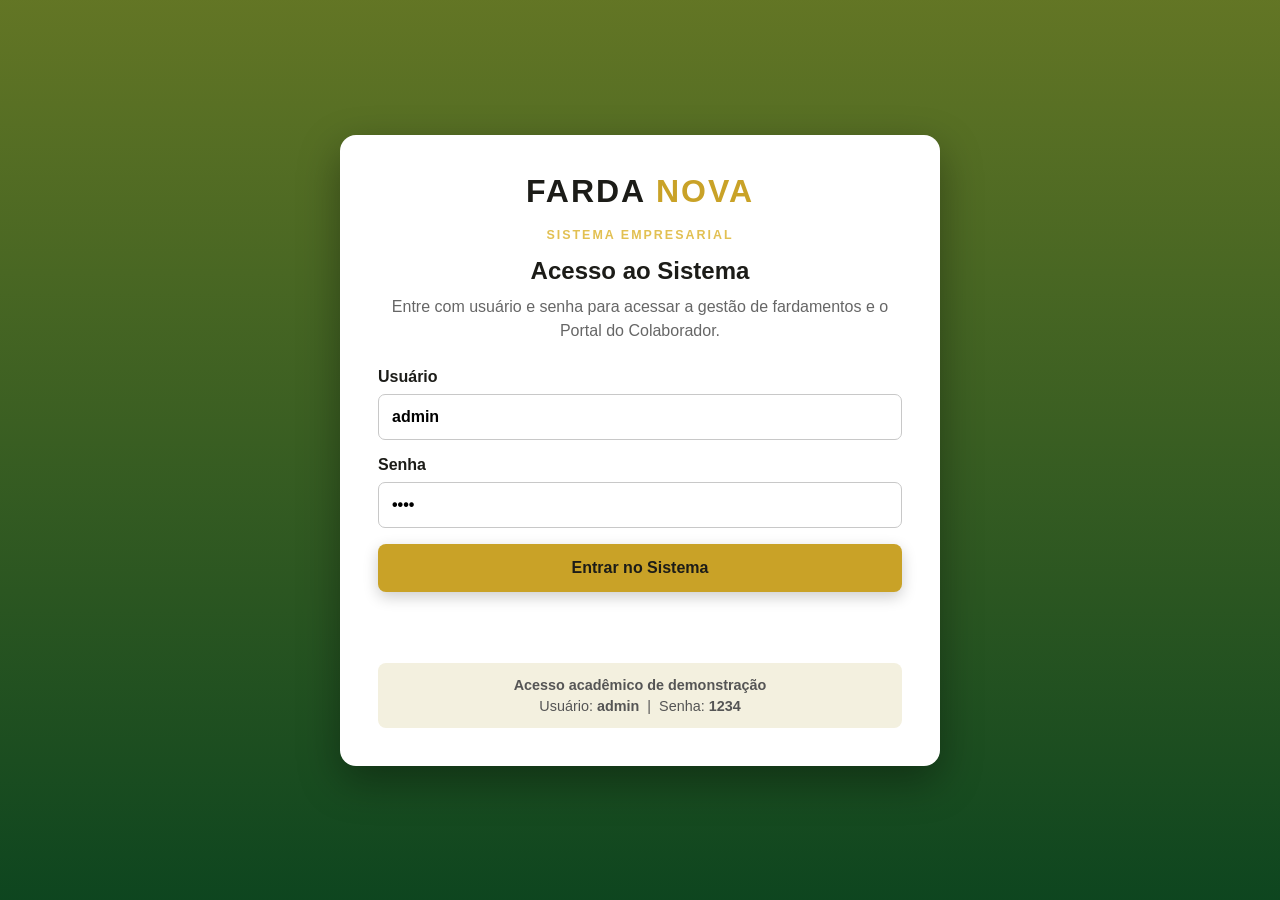
<file: index.html>
<!DOCTYPE html>
<html lang="pt-BR">
<head>
    <meta charset="UTF-8">
    <meta name="viewport" content="width=device-width, initial-scale=1.0">
    <title>Farda Nova | Login</title>
    <link rel="stylesheet" href="css/style.css">
</head>
<body class="login-body">

    <main class="login-page">
        <section class="login-card" aria-labelledby="loginTitle">
            <div class="login-logo">FARDA <span>NOVA</span></div>
            <span class="tag">SISTEMA EMPRESARIAL</span>

            <h1 id="loginTitle">Acesso ao Sistema</h1>
            <p class="login-description">
                Entre com usuário e senha para acessar a gestão de fardamentos e o Portal do Colaborador.
            </p>

            <form id="loginForm" class="login-form" novalidate>
                <label for="loginUsuario">
                    Usuário
                    <input type="text" id="loginUsuario" name="usuario"
                           autocomplete="username" placeholder="Digite seu usuário" value="admin">
                </label>

                <label for="loginSenha">
                    Senha
                    <input type="password" id="loginSenha" name="senha"
                           autocomplete="current-password" placeholder="Digite sua senha" value="1234">
                </label>

                <button class="btn btn-primary" type="submit">Entrar no Sistema</button>
                <p id="loginMessage" class="form-message" aria-live="polite"></p>
            </form>

            <div class="demo-box">
                <strong>Acesso acadêmico de demonstração</strong>
                <span>Usuário: <b>admin</b> &nbsp;|&nbsp; Senha: <b>1234</b></span>
            </div>
        </section>
    </main>

    <script src="js/script.js"></script>
</body>
</html>
</file>
<file: css/style.css>
* {
    margin: 0;
    padding: 0;
    box-sizing: border-box;
}

:root {
    --green: #4B5320;
    --green-dark: #252b12;
    --green-light: #6B7048;
    --brown: #301f12;
    --gold: #C9A227;
    --gold-light: #e2c052;
    --cream: #f2eedf;
    --card: #A9A77A;
    --text: #1C1C18;
    --white: #ffffff;
    --danger: #a82424;
    --success: #315d24;
}

html {
    scroll-behavior: smooth;
}

body {
    min-height: 100vh;
    font-family: Arial, Helvetica, sans-serif;
    color: var(--text);
    background: var(--green);
}

a {
    color: inherit;
    text-decoration: none;
}

button,
input,
select {
    font: inherit;
}

button {
    cursor: pointer;
}

.topbar {
    min-height: 70px;
    width: 100%;
    display: flex;
    align-items: center;
    justify-content: space-between;
    gap: 20px;
    padding: 0 6%;
    background: var(--brown);
    color: var(--white);
    box-shadow: 0 4px 15px rgba(0,0,0,.25);
    position: relative;
    z-index: 10;
}

.brand {
    font-size: 1.35rem;
    font-weight: 800;
    letter-spacing: 1px;
}

.brand span,
.login-logo span {
    color: var(--gold);
}

.topbar nav {
    display: flex;
    align-items: center;
    gap: 12px;
}

.topbar nav a,
.back-link,
.nav-button {
    color: var(--white);
    background: transparent;
    border: 0;
    padding: 9px 12px;
    border-radius: 6px;
    transition: .2s;
}

.topbar nav a:hover,
.back-link:hover,
.nav-button:hover {
    background: rgba(255,255,255,.12);
}

.hero {
    min-height: 520px;
    display: flex;
    align-items: center;
    justify-content: center;
    text-align: center;
    padding: 70px 20px;
    background:
        linear-gradient(rgba(75,83,32,.82), rgba(37,43,18,.94)),
        radial-gradient(circle at top, #9a9563 0, transparent 45%);
}

.hero-content {
    max-width: 900px;
}

.tag {
    display: inline-block;
    margin-bottom: 15px;
    color: var(--gold-light);
    font-size: .78rem;
    font-weight: 800;
    letter-spacing: 2px;
}

.hero h1 {
    color: var(--white);
    font-size: clamp(2.5rem, 7vw, 5rem);
    margin-bottom: 20px;
}

.hero p {
    max-width: 720px;
    margin: auto;
    color: #eeeeee;
    font-size: 1.15rem;
    line-height: 1.7;
}

.hero-actions {
    display: flex;
    justify-content: center;
    flex-wrap: wrap;
    gap: 14px;
    margin-top: 35px;
}

.btn {
    border: none;
    border-radius: 8px;
    padding: 14px 25px;
    font-weight: 800;
    cursor: pointer;
    display: inline-flex;
    justify-content: center;
    align-items: center;
    min-height: 48px;
    transition: transform .2s, background .2s, box-shadow .2s;
}

.btn:hover {
    transform: translateY(-2px);
}

.btn-primary {
    color: var(--text);
    background: var(--gold);
    box-shadow: 0 5px 15px rgba(0,0,0,.2);
}

.btn-primary:hover {
    background: var(--gold-light);
}

.btn-secondary {
    color: var(--white);
    background: var(--green-light);
}

.section {
    padding: 70px 6%;
    background: var(--cream);
}

.section-heading {
    max-width: 900px;
    margin: 0 auto 35px;
    text-align: center;
}

.section-heading h1,
.section-heading h2 {
    color: var(--text);
    margin-bottom: 12px;
}

.section-heading h1 {
    font-size: clamp(2rem, 5vw, 3rem);
}

.section-heading h2 {
    font-size: clamp(1.8rem, 4vw, 2.6rem);
}

.section-heading p {
    color: #555;
    line-height: 1.6;
}

.cards.three,
.responsibility-grid,
.option-grid {
    max-width: 1100px;
    margin: auto;
    display: flex;
    flex-wrap: wrap;
    gap: 22px;
}

.card {
    flex: 1 1 280px;
    background: var(--card);
    border-radius: 12px;
    padding: 30px;
    box-shadow: 0 7px 18px rgba(0,0,0,.15);
}

.icon {
    color: var(--gold);
    background: var(--brown);
    width: 48px;
    height: 48px;
    display: flex;
    align-items: center;
    justify-content: center;
    border-radius: 50%;
    font-weight: 900;
    margin-bottom: 20px;
}

.card h3 {
    margin-bottom: 12px;
}

.card p,
.responsibility-grid p {
    line-height: 1.65;
}

.dark-section {
    background: var(--green-dark);
    color: var(--white);
}

.dark-section .section-heading h2 {
    color: var(--white);
}

.responsibility-grid > article {
    flex: 1 1 calc(50% - 22px);
    border: 1px solid rgba(255,255,255,.15);
    border-radius: 10px;
    padding: 25px;
    background: rgba(255,255,255,.05);
}

.responsibility-grid h3 {
    color: var(--gold-light);
    margin-bottom: 8px;
}

.notice {
    margin: 0;
    padding: 25px 6%;
    background: var(--brown);
    color: var(--white);
    text-align: center;
    line-height: 1.6;
}

footer {
    background: #171007;
    color: #ccc;
    padding: 22px;
    text-align: center;
}

footer p {
    margin: 0;
    font-size: .9rem;
}

.form-page {
    min-height: calc(100vh - 130px);
    padding: 55px 20px;
    background: var(--cream);
}

.form-container {
    max-width: 1000px;
    margin: auto;
    background: #fff;
    border-radius: 14px;
    padding: clamp(25px, 5vw, 50px);
    box-shadow: 0 10px 30px rgba(0,0,0,.15);
}

.form-grid {
    display: flex;
    flex-wrap: wrap;
    gap: 20px;
}

.form-grid label {
    flex: 1 1 calc(50% - 20px);
    display: flex;
    flex-direction: column;
    gap: 8px;
    font-weight: 700;
}

.form-grid label.full {
    flex-basis: 100%;
}

input,
select {
    width: 100%;
    min-height: 46px;
    padding: 11px 13px;
    border: 1px solid #c8c8c8;
    border-radius: 7px;
    background: #fff;
    outline: none;
}

input:focus,
select:focus {
    border-color: var(--gold);
    box-shadow: 0 0 0 3px rgba(201,162,39,.15);
}

.form-footer {
    display: flex;
    justify-content: flex-end;
    flex-wrap: wrap;
    gap: 12px;
    margin-top: 30px;
}

.form-message {
    margin-top: 15px;
    text-align: center;
    font-weight: 700;
    min-height: 20px;
}

.option-card {
    flex: 1 1 calc(50% - 22px);
    border: 2px solid transparent;
    text-align: left;
    border-radius: 12px;
    padding: 25px;
    background: var(--card);
    color: var(--text);
    transition: .2s;
}

.option-card:hover,
.option-card.selected {
    border-color: var(--gold);
    transform: translateY(-3px);
    box-shadow: 0 7px 18px rgba(0,0,0,.14);
}

.option-card span {
    display: block;
    color: var(--brown);
    font-weight: 900;
    margin-bottom: 18px;
}

.option-card h2 {
    font-size: 1.25rem;
    margin-bottom: 8px;
}

.option-card p {
    line-height: 1.5;
}

.result-box {
    margin-top: 25px;
    padding: 22px;
    border-radius: 10px;
    background: #f1f1e8;
    border-left: 5px solid var(--gold);
    line-height: 1.6;
}

.result-box h3 {
    margin-bottom: 7px;
}

.center-btn {
    margin: 25px auto 0;
    width: fit-content;
}

.loading {
    position: fixed;
    inset: 0;
    z-index: 9999;
    display: flex;
    align-items: center;
    justify-content: center;
    background: var(--green);
    transition: opacity .5s ease, visibility .5s ease;
}

.loading.hidden {
    opacity: 0;
    visibility: hidden;
    pointer-events: none;
}

.loader-box {
    text-align: center;
    color: white;
}

.loader-logo {
    font-size: clamp(2rem, 8vw, 4rem);
    font-weight: 900;
    letter-spacing: 3px;
}

.loader-box p {
    margin-top: 10px;
    color: #ddd;
}

.login-body {
    background:
        linear-gradient(rgba(89, 109, 23, 0.94), rgba(4, 62, 22, 0.96));
}

.login-page {
    min-height: 100vh;
    display: flex;
    align-items: center;
    justify-content: center;
    padding: 25px;
}

.login-card {
    width: min(600px, 50%);
    background: #fff;
    border-radius: 16px;
    padding: 38px;
    box-shadow: 0 15px 40px rgba(0,0,0,.35);
}

.login-logo {
    font-size: 2rem;
    font-weight: 900;
    letter-spacing: 2px;
    text-align: center;
    margin-bottom: 18px;
}

.login-card .tag {
    display: block;
    text-align: center;
}

.login-card h1 {
    text-align: center;
    margin-bottom: 10px;
}

.login-description {
    text-align: center;
    color: #666;
    line-height: 1.5;
    margin-bottom: 25px;
}

.login-form {
    display: flex;
    flex-direction: column;
    gap: 16px;
}

.login-form label {
    display: flex;
    flex-direction: column;
    gap: 8px;
    font-weight: 700;
}

.demo-box {
    margin-top: 20px;
    padding: 14px;
    border-radius: 8px;
    background: #f3f0df;
    text-align: center;
    display: flex;
    flex-direction: column;
    gap: 5px;
    color: #555;
    font-size: .9rem;
}

@media (max-width: 800px) {
    .topbar nav a:not(:last-child) {
        display: none;
    }

    .responsibility-grid > article,
    .option-card,
    .form-grid label {
        flex-basis: 100%;
    }

    .hero {
        min-height: 480px;
    }
}

@media (max-width: 500px) {
    .topbar {
        padding: 0 18px;
    }

    .brand {
        font-size: 1.05rem;
    }

    .hero-actions,
    .form-footer {
        flex-direction: column;
    }

    .hero-actions .btn,
    .form-footer .btn {
        width: 100%;
    }

    .section {
        padding: 50px 18px;
    }

    .form-page {
        padding: 30px 12px;
    }

    .form-container,
    .login-card {
        padding: 22px 16px;
    }
}


/* =====================================================
   PORTAL - CONSULTA DE PROTOCOLO E TROCA DE PEÇAS
   ===================================================== */

.protocol-details,
.protocol-result {
    margin-top: 15px;
    padding: 16px;
    border-radius: 8px;
    background: #e9eadc;
    border-left: 4px solid var(--gold);
}

.protocol-details p,
.protocol-result p {
    margin-bottom: 7px;
}

.protocol-result {
    margin-top: 18px;
}

.result-box h4 {
    margin-top: 18px;
    margin-bottom: 8px;
}

.item-list {
    margin: 10px 0 0 20px;
    line-height: 1.8;
}

.exchange-form,
.protocol-search {
    display: flex;
    flex-direction: column;
    gap: 14px;
    margin-top: 18px;
}

.exchange-form label,
.protocol-search label {
    display: flex;
    flex-direction: column;
    gap: 7px;
    font-weight: 700;
}

.exchange-form .btn,
.protocol-search .btn {
    align-self: flex-start;
}

@media (max-width: 500px) {
    .exchange-form .btn,
    .protocol-search .btn {
        width: 100%;
    }
}


/* =====================================================
   LISTA DE KITS A SEREM ADQUIRIDOS
   ===================================================== */

.acquisition-list {
    margin-top: 35px;
    padding: 25px;
    border-radius: 12px;
    background: #f7f6ed;
    border: 1px solid #d8d5bd;
}

.compact-heading {
    margin-bottom: 20px;
}

.compact-heading h2 {
    font-size: 1.7rem;
}

.acquisition-items {
    display: flex;
    flex-direction: column;
    gap: 10px;
}

.acquisition-item {
    display: flex;
    align-items: center;
    gap: 12px;
    padding: 14px;
    border-radius: 8px;
    background: #ffffff;
    border: 1px solid #ddd;
    cursor: pointer;
}

.acquisition-item:hover {
    border-color: var(--gold);
}

.acquisition-item input[type="checkbox"] {
    width: 20px;
    height: 20px;
    min-height: auto;
    accent-color: var(--green);
}

.acquisition-name {
    flex: 1;
    font-weight: 700;
}

.kit-quantity {
    width: 80px;
    min-height: 40px;
}

.acquisition-summary {
    margin-top: 18px;
    padding: 16px;
    border-left: 4px solid var(--gold);
    border-radius: 8px;
    background: #e9eadc;
    line-height: 1.7;
}

.acquisition-summary ul {
    margin: 8px 0 0 20px;
}

@media (max-width: 500px) {
    .acquisition-item {
        align-items: flex-start;
        flex-wrap: wrap;
    }

    .acquisition-name {
        flex-basis: calc(100% - 38px);
    }

    .kit-quantity {
        margin-left: 32px;
    }
}


/* =====================================================
   LISTA DE TROCA DE PEÇAS - PORTAL DO COLABORADOR
   ===================================================== */

.exchange-list {
    display: flex;
    flex-direction: column;
    gap: 10px;
    margin: 18px 0;
}

.exchange-item {
    display: flex;
    align-items: center;
    gap: 12px;
    padding: 14px;
    background: #ffffff;
    border: 1px solid #d7d7d7;
    border-radius: 8px;
    cursor: pointer;
}

.exchange-item:hover {
    border-color: var(--gold);
    background: #faf9f0;
}

.exchange-item input[type="checkbox"] {
    width: 20px;
    height: 20px;
    min-height: auto;
    accent-color: var(--green);
}

.exchange-piece-name {
    flex: 1;
    font-weight: 700;
}

.exchange-quantity {
    width: 75px;
    min-height: 40px;
}

@media (max-width: 500px) {
    .exchange-item {
        flex-wrap: wrap;
    }

    .exchange-piece-name {
        flex: 1 1 calc(100% - 38px);
    }

    .exchange-quantity {
        margin-left: 32px;
    }
}


/* =====================================================
   FUNÇÕES 01, 02 E 03 DA PÁGINA INICIAL
   ===================================================== */

.feature-card {
    display: flex;
    flex-direction: column;
}

.feature-card p {
    flex: 1;
}

.feature-button {
    width: 100%;
    margin-top: 20px;
    padding: 12px 15px;
    border: 2px solid var(--gold);
    border-radius: 8px;
    background: var(--brown);
    color: var(--white);
    font-weight: 800;
    cursor: pointer;
    transition: .2s;
}

.feature-button:hover,
.feature-button.active {
    background: var(--gold);
    color: var(--text);
    transform: translateY(-2px);
}

.feature-result {
    max-width: 1100px;
    margin: 25px auto 0;
    padding: 24px;
    border-radius: 12px;
    background: #ffffff;
    border-left: 5px solid var(--gold);
    box-shadow: 0 7px 18px rgba(0,0,0,.12);
    line-height: 1.65;
}

.feature-result h3 {
    margin-bottom: 10px;
    color: var(--green-dark);
}

.feature-data {
    margin: 15px 0;
    padding: 15px;
    border-radius: 8px;
    background: #f1f1e8;
}

.feature-data p {
    margin-bottom: 6px;
}

.feature-list {
    margin: 15px 0 20px 22px;
}

.feature-list li {
    margin-bottom: 7px;
}

.feature-link {
    margin-top: 10px;
}


/* Cartão 02 - acesso direto à solicitação de troca */
.service-link-card {
    display: block;
    text-decoration: none;
    cursor: pointer;
}

.service-link-card .card-action {
    display: inline-block;
    margin-top: 14px;
    color: var(--brown);
}

.service-link-card:hover .card-action {
    color: var(--text);
}

.exchange-page-list {
    display: flex;
    flex-direction: column;
    gap: 10px;
    margin-top: 20px;
}

.exchange-page-item {
    display: flex;
    align-items: center;
    gap: 12px;
    padding: 14px;
    border: 1px solid #d5d0b8;
    border-radius: 9px;
    background: #fff;
}

.exchange-page-item input[type="number"] {
    width: 90px;
    margin-left: auto;
}

.exchange-page-form {
    margin-top: 25px;
    display: flex;
    flex-direction: column;
    gap: 16px;
}

.exchange-page-form textarea,
.exchange-page-form select {
    width: 100%;
    padding: 12px;
    border: 1px solid #cfcfcf;
    border-radius: 8px;
    font: inherit;
}


/* Status e menu da troca de peça */
.exchange-status-box {
    margin-bottom: 22px;
    border-left: 5px solid var(--gold);
}
.exchange-status-box h3 { margin-bottom: 12px; }
.exchange-status-box p { margin: 7px 0; }
.piece-menu-label {
    display: block;
    font-weight: 700;
    margin: 16px 0 8px;
}
.exchange-piece-menu {
    width: 100%;
    padding: 13px;
    border: 1px solid #cfcfcf;
    border-radius: 8px;
    background: #fff;
    font: inherit;
    margin-bottom: 15px;
}
.exchange-page-item input[type="checkbox"] {
    width: 18px;
    height: 18px;
}


/* Materiais individualizados por kit */
.materials-acquisition {
    margin-top: 28px;
    padding: 22px;
    border: 1px solid #d1a323;
    border-radius: 14px;
    background: #f7f4e8;
}

.kit-materials-container {
    display: flex;
    flex-direction: column;
    gap: 18px;
}

.material-empty {
    padding: 18px;
    border-radius: 10px;
    background: #ece9d9;
    color: #4a4a35;
}

.kit-material-block {
    padding: 18px;
    border-radius: 12px;
    background: #ffffff;
    border-left: 5px solid #d1a323;
    box-shadow: 0 4px 14px rgba(0,0,0,.08);
}

.kit-material-header {
    display: flex;
    justify-content: space-between;
    align-items: center;
    gap: 20px;
    flex-wrap: wrap;
}

.kit-material-header h3 {
    margin: 6px 0 0;
}

.material-tag {
    font-size: .75rem;
    font-weight: 700;
    letter-spacing: 1px;
    color: #b38b13;
}

.kit-total-label {
    display: flex;
    flex-direction: column;
    gap: 5px;
    font-weight: 700;
}

.kit-total-label input {
    width: 110px;
    padding: 9px;
}

.material-help {
    margin: 12px 0;
    color: #555;
}

.material-rows {
    display: flex;
    flex-direction: column;
    gap: 8px;
}

.material-row {
    display: flex;
    justify-content: space-between;
    align-items: center;
    gap: 15px;
    padding: 10px 12px;
    border: 1px solid #ddd8c6;
    border-radius: 8px;
    background: #faf9f3;
}

.material-row span {
    font-weight: 600;
}

.material-quantity {
    width: 85px;
    padding: 8px;
}

.requested-materials {
    display: flex;
    flex-direction: column;
    gap: 12px;
}

.requested-kit {
    padding: 14px 16px;
    border-radius: 10px;
    background: #f1efdf;
    border-left: 4px solid #d1a323;
}

.requested-kit h5 {
    margin: 0 0 8px;
    font-size: 1rem;
}
</file>
